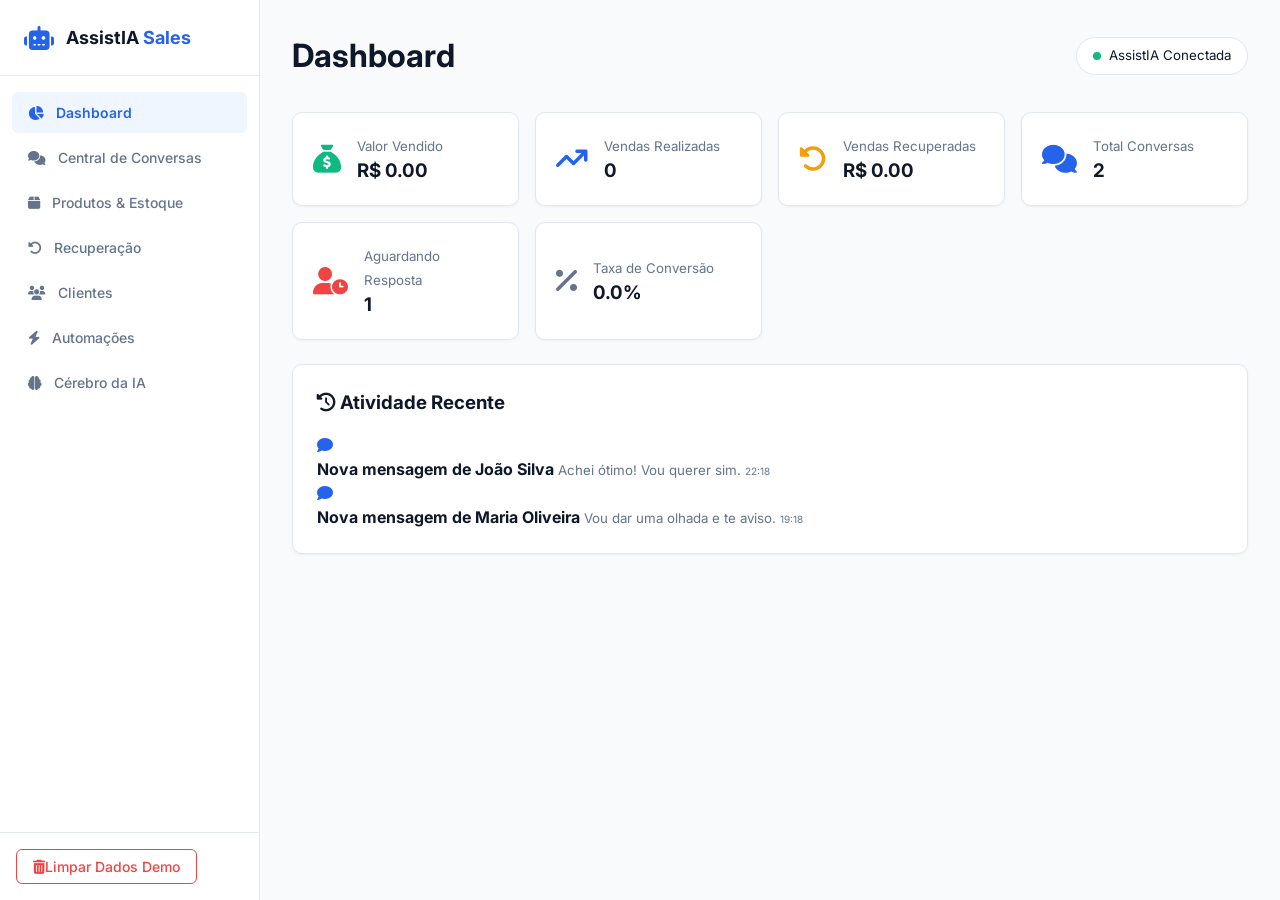
<file: index.html>
<!DOCTYPE html>
<html lang="pt-BR">
<head>
    <meta charset="UTF-8">
    <meta name="viewport" content="width=device-width, initial-scale=1.0">
    <title>AssistIA Sales - Vendedor Automático WhatsApp</title>
    <!-- FontAwesome Icons -->
    <link rel="stylesheet" href="https://cdnjs.cloudflare.com/ajax/libs/font-awesome/6.4.0/css/all.min.css">
    <!-- Google Fonts -->
    <link rel="preconnect" href="https://fonts.googleapis.com">
    <link rel="preconnect" href="https://fonts.gstatic.com" crossorigin>
    <link href="https://fonts.googleapis.com/css2?family=Inter:wght@300;400;500;600;700&display=swap" rel="stylesheet">
    
    <!-- Vinculação apontando para assets/css/style.css -->
    <link rel="stylesheet" href="assets/css/style.css">
</head>
<body>

    <div class="app-container">
        <!-- Sidebar Navigation -->
        <aside class="sidebar" id="sidebar">
            <div class="sidebar-header">
                <i class="fa-solid fa-robot brand-icon"></i>
                <h2>AssistIA <span>Sales</span></h2>
            </div>
            <nav class="sidebar-nav">
                <button class="nav-btn active" data-view="dashboard">
                    <i class="fa-solid fa-chart-pie"></i> <span>Dashboard</span>
                </button>
                <button class="nav-btn" data-view="chats">
                    <i class="fa-solid fa-comments"></i> <span>Central de Conversas</span>
                </button>
                <button class="nav-btn" data-view="products">
                    <i class="fa-solid fa-box"></i> <span>Produtos & Estoque</span>
                </button>
                <button class="nav-btn" data-view="recovery">
                    <i class="fa-solid fa-rotate-left"></i> <span>Recuperação</span>
                </button>
                <button class="nav-btn" data-view="customers">
                    <i class="fa-solid fa-users"></i> <span>Clientes</span>
                </button>
                <button class="nav-btn" data-view="automations">
                    <i class="fa-solid fa-bolt"></i> <span>Automações</span>
                </button>
                <button class="nav-btn" data-view="brain">
                    <i class="fa-solid fa-brain"></i> <span>Cérebro da IA</span>
                </button>
            </nav>
            <div class="sidebar-footer">
                <button class="btn btn-outline-danger btn-sm w-100" id="btn-clear-database">
                    <i class="fa-solid fa-trash-can"></i> Limpar Dados Demo
                </button>
            </div>
        </aside>

        <!-- Main Content Area -->
        <main class="main-content">
            <!-- Header -->
            <header class="top-header">
                <button class="mobile-toggle" id="mobile-toggle">
                    <i class="fa-solid fa-bars"></i>
                </button>
                <h1 id="page-title">Dashboard</h1>
                <div class="user-status">
                    <span class="status-indicator active"></span>
                    <small>AssistIA Conectada</small>
                </div>
            </header>

            <!-- VIEW: DASHBOARD -->
            <section class="view-section active" id="view-dashboard">
                <div class="kpi-grid">
                    <div class="card kpi-card">
                        <i class="fa-solid fa-sack-dollar kpi-icon text-success"></i>
                        <div>
                            <small class="text-muted">Valor Vendido</small>
                            <h3 id="dash-kpi-total-sold">R$ 0,00</h3>
                        </div>
                    </div>
                    <div class="card kpi-card">
                        <i class="fa-solid fa-arrow-trend-up kpi-icon text-primary"></i>
                        <div>
                            <small class="text-muted">Vendas Realizadas</small>
                            <h3 id="dash-kpi-sales-count">0</h3>
                        </div>
                    </div>
                    <div class="card kpi-card">
                        <i class="fa-solid fa-rotate-left kpi-icon text-warning"></i>
                        <div>
                            <small class="text-muted">Vendas Recuperadas</small>
                            <h3 id="dash-kpi-recovered">R$ 0,00</h3>
                        </div>
                    </div>
                    <div class="card kpi-card">
                        <i class="fa-solid fa-comments kpi-icon text-primary"></i>
                        <div>
                            <small class="text-muted">Total Conversas</small>
                            <h3 id="dash-kpi-chats-count">0</h3>
                        </div>
                    </div>
                    <div class="card kpi-card">
                        <i class="fa-solid fa-user-clock kpi-icon text-danger"></i>
                        <div>
                            <small class="text-muted">Aguardando Resposta</small>
                            <h3 id="dash-kpi-waiting-chats">0</h3>
                        </div>
                    </div>
                    <div class="card kpi-card">
                        <i class="fa-solid fa-percent kpi-icon text-muted"></i>
                        <div>
                            <small class="text-muted">Taxa de Conversão</small>
                            <h3 id="dash-kpi-conv-rate">0.0%</h3>
                        </div>
                    </div>
                </div>

                <div class="dashboard-details-grid" style="margin-top: 1.5rem;">
                    <div class="card" style="padding: 1.5rem;">
                        <h3 style="margin-bottom: 1rem;"><i class="fa-solid fa-clock-rotate-left"></i> Atividade Recente</h3>
                        <div id="dash-recent-activity"></div>
                    </div>
                </div>
            </section>

            <!-- VIEW: CENTRAL DE CONVERSAS (INBOX) -->
            <section class="view-section" id="view-chats">
                <div class="inbox-container card">
                    <div class="inbox-sidebar" id="chat-list-container"></div>
                    <div class="inbox-messages-area">
                        <div class="chat-header">
                            <div>
                                <h3 id="chat-active-name" style="margin: 0;">Selecione uma conversa</h3>
                                <small id="chat-active-status" class="text-muted"></small>
                            </div>
                            <div>
                                <span id="chat-active-mode-badge" class="badge badge-primary">IA Ativa</span>
                                <button id="btn-toggle-chat-mode" class="btn btn-sm btn-outline-primary">Assumir Conversa</button>
                            </div>
                        </div>
                        <div class="chat-body" id="chat-active-messages">
                            <p class="text-muted" style="text-align: center; padding: 2rem;">Selecione uma conversa ao lado para visualizar os detalhes.</p>
                        </div>
                        <div class="chat-footer">
                            <input type="text" id="chat-input-text" class="form-control" placeholder="Digite uma mensagem..." onkeypress="if(event.key==='Enter') window.ChatsModule.sendMessageFromInput()">
                            <button class="btn btn-primary" onclick="window.ChatsModule.sendMessageFromInput()">
                                <i class="fa-solid fa-paper-plane"></i>
                            </button>
                        </div>
                    </div>
                </div>
            </section>

            <!-- VIEW: PRODUTOS & ESTOQUE -->
            <section class="view-section" id="view-products">
                <div style="display: flex; justify-content: space-between; align-items: center; margin-bottom: 1rem;">
                    <h2>Catálogo & Controle de Estoque</h2>
                    <button class="btn btn-primary" id="btn-open-import-modal" onclick="
                        document.getElementById('prod-id').value = '';
                        document.getElementById('prod-name').value = '';
                        document.getElementById('prod-price').value = '';
                        document.getElementById('prod-stock').value = '';
                        document.getElementById('prod-checkout').value = '';
                        document.getElementById('prod-desc').value = '';
                        document.getElementById('modal-product-title').innerText = 'Novo Produto';
                        document.getElementById('modal-product').classList.add('active');
                    ">
                        <i class="fa-solid fa-plus"></i> Criar Produto
                    </button>
                </div>
                <div id="products-list"></div>
            </section>

            <!-- VIEW: RECUPERAÇÃO DE VENDAS -->
            <section class="view-section" id="view-recovery">
                <h2 style="margin-bottom: 1rem;">Oportunidades de Recuperação</h2>
                <div id="recovery-list-container"></div>
            </section>

            <!-- VIEW: CLIENTES -->
            <section class="view-section" id="view-customers">
                <h2 style="margin-bottom: 1rem;">Base de Clientes</h2>
                <div class="card" style="padding: 1rem;">
                    <div style="overflow-x: auto;">
                        <table class="table">
                            <thead>
                                <tr>
                                    <th>Nome</th>
                                    <th>WhatsApp</th>
                                    <th>Conversas</th>
                                    <th>Compras</th>
                                    <th>Total Gasto</th>
                                    <th>Ações</th>
                                </tr>
                            </thead>
                            <tbody id="customers-list-table"></tbody>
                        </table>
                    </div>
                </div>
            </section>

            <!-- VIEW: AUTOMAÇÕES -->
            <section class="view-section" id="view-automations">
                <h2 style="margin-bottom: 1rem;">Automações Ativas</h2>
                <div id="automations-container"></div>
            </section>

            <!-- VIEW: CÉREBRO DA IA -->
            <section class="view-section" id="view-brain">
                <h2 style="margin-bottom: 1rem;">Configuração do Cérebro da IA</h2>
                <div class="card" style="padding: 1.5rem;">
                    <form id="form-brain" onsubmit="event.preventDefault(); window.BrainModule.saveBrainFromForm();">
                        <div style="margin-bottom: 1rem;">
                            <label class="form-label">Nome da Loja</label>
                            <input type="text" id="brain-store-name" class="form-control">
                        </div>
                        <div style="margin-bottom: 1rem;">
                            <label class="form-label">Nome da IA Vendedora</label>
                            <input type="text" id="brain-ai-name" class="form-control">
                        </div>
                        <div style="margin-bottom: 1rem;">
                            <label class="form-label">Tom de Voz</label>
                            <input type="text" id="brain-tone" class="form-control" placeholder="Ex: Persuasivo, atencioso e consultivo">
                        </div>
                        <div style="margin-bottom: 1rem;">
                            <label class="form-label">Objetivo Principal</label>
                            <input type="text" id="brain-goal" class="form-control">
                        </div>
                        <div style="margin-bottom: 1rem;">
                            <label class="form-label">Sobre a Empresa</label>
                            <textarea id="brain-info" class="form-control" rows="2"></textarea>
                        </div>
                        <div style="margin-bottom: 1rem;">
                            <label class="form-label">Regras de Atendimento</label>
                            <textarea id="brain-rules" class="form-control" rows="2"></textarea>
                        </div>
                        <div style="margin-bottom: 1rem;">
                            <label class="form-label">Horário de Atendimento</label>
                            <input type="text" id="brain-hours" class="form-control">
                        </div>
                        <div style="margin-bottom: 1rem;">
                            <label class="form-label">Mensagem de Boas-Vindas</label>
                            <input type="text" id="brain-welcome" class="form-control">
                        </div>
                        <div style="margin-bottom: 1rem;">
                            <label class="form-label">Instruções Personalizadas</label>
                            <textarea id="brain-custom" class="form-control" rows="3"></textarea>
                        </div>
                        <button type="submit" class="btn btn-primary">
                            <i class="fa-solid fa-floppy-disk"></i> Salvar Configurações
                        </button>
                    </form>
                </div>
            </section>
        </main>
    </div>

    <!-- MODAL DE PRODUTO -->
    <div class="modal-overlay" id="modal-product">
        <div class="modal-card">
            <h3 id="modal-product-title" style="margin-bottom: 1rem;">Novo Produto</h3>
            <input type="hidden" id="prod-id">
            <div style="margin-bottom: 0.75rem;">
                <label class="form-label">Nome do Produto</label>
                <input type="text" id="prod-name" class="form-control">
            </div>
            <div style="display: flex; gap: 0.5rem; margin-bottom: 0.75rem;">
                <div style="flex: 1;">
                    <label class="form-label">Preço (R$)</label>
                    <input type="number" step="0.01" id="prod-price" class="form-control">
                </div>
                <div style="flex: 1;">
                    <label class="form-label">Estoque Inicial</label>
                    <input type="number" id="prod-stock" class="form-control">
                </div>
            </div>
            <div style="margin-bottom: 0.75rem;">
                <label class="form-label">Link de Checkout</label>
                <input type="text" id="prod-checkout" class="form-control">
            </div>
            <div style="margin-bottom: 1rem;">
                <label class="form-label">Descrição</label>
                <textarea id="prod-desc" class="form-control" rows="2"></textarea>
            </div>
            <div style="display: flex; justify-content: flex-end; gap: 0.5rem;">
                <button class="btn btn-secondary" onclick="document.getElementById('modal-product').classList.remove('active')">Cancelar</button>
                <button class="btn btn-primary" onclick="
                    if (window.ProductsModule) {
                        window.ProductsModule.saveProduct({
                            id: document.getElementById('prod-id').value,
                            name: document.getElementById('prod-name').value,
                            price: parseFloat(document.getElementById('prod-price').value),
                            stock: parseInt(document.getElementById('prod-stock').value),
                            checkoutUrl: document.getElementById('prod-checkout').value,
                            description: document.getElementById('prod-desc').value
                        });
                        window.ProductsModule.renderProductsUI('products-list');
                    }
                    document.getElementById('modal-product').classList.remove('active');
                ">Salvar</button>
            </div>
        </div>
    </div>

<!-- CARREGAMENTO DOS MÓDULOS JAVASCRIPT (ORDEM CORRIGIDA) -->
    <script src="assets/js/storage.js"></script>
    <script src="assets/js/leads.js"></script>
    <script src="assets/js/products.js"></script>
    <script src="assets/js/customers.js"></script>
    <script src="assets/js/chats.js"></script>
    <script src="assets/js/sales.js"></script>
    <script src="assets/js/ai.js"></script>
    <script src="assets/js/followups.js"></script>
    <script src="assets/js/automations.js"></script>
    <script src="assets/js/brain.js"></script>
    <script src="assets/js/app.js"></script>

    <!-- SCRIPT DE NAVEGAÇÃO E CONTROLE -->
    <script>
      document.addEventListener('DOMContentLoaded', () => {
        const navButtons = document.querySelectorAll('.nav-btn');
        const sections = document.querySelectorAll('.view-section');
        const pageTitle = document.getElementById('page-title');

        navButtons.forEach(btn => {
          btn.addEventListener('click', (e) => {
            e.preventDefault();
            
            const targetView = btn.getAttribute('data-view');
            if (!targetView) return;

            navButtons.forEach(b => b.classList.remove('active'));
            sections.forEach(s => s.classList.remove('active'));

            btn.classList.add('active');

            const activeSection = document.getElementById(`view-${targetView}`);
            if (activeSection) {
              activeSection.classList.add('active');
            }

            if (pageTitle) {
              const btnText = btn.querySelector('span')?.innerText || 'Dashboard';
              pageTitle.innerText = btnText;
            }
          });
        });
      });
    </script>
</body>
</html>
</file>
<file: assets/css/style.css>
/* ==========================================================================
   1. CONFIGURAÇÕES GERAIS E VARIÁVEIS
   ========================================================================== */
:root {
    --bg-main: #f8fafc;
    --bg-card: #ffffff;
    --text-primary: #0f172a;
    --text-muted: #64748b;
    --color-primary: #2563eb;
    --color-primary-hover: #1d4ed8;
    --color-success: #10b981;
    --color-warning: #f59e0b;
    --color-danger: #ef4444;
    --color-border: #e2e8f0;
    --sidebar-width: 260px;
    --radius-sm: 6px;
    --radius-md: 10px;
    --radius-lg: 16px;
    --shadow-sm: 0 1px 3px rgba(0,0,0,0.05);
    --shadow-md: 0 4px 6px -1px rgba(0,0,0,0.1);
}

* {
    box-sizing: border-box;
    margin: 0;
    padding: 0;
    font-family: 'Inter', system-ui, -apple-system, sans-serif;
}

body {
    background-color: var(--bg-main) !important;
    color: var(--text-primary) !important;
    line-height: 1.5;
    overflow-x: hidden;
}

/* ==========================================================================
   2. ESTRUTURA E LAYOUT
   ========================================================================== */
.app-container {
    display: flex;
    min-height: 100vh;
}

/* Sidebar */
.sidebar {
    width: var(--sidebar-width);
    background-color: var(--bg-card);
    border-right: 1px solid var(--color-border);
    display: flex;
    flex-direction: column;
    justify-content: space-between;
    position: fixed;
    top: 0;
    bottom: 0;
    left: 0;
    z-index: 100;
    transition: transform 0.3s ease;
}

.sidebar-header {
    padding: 1.5rem;
    display: flex;
    align-items: center;
    gap: 0.75rem;
    border-bottom: 1px solid var(--color-border);
}

.brand-icon {
    font-size: 1.5rem;
    color: var(--color-primary);
}

.sidebar-header h2 {
    font-size: 1.125rem;
    font-weight: 700;
    color: var(--text-primary);
}

.sidebar-header h2 span {
    color: var(--color-primary);
}

.sidebar-nav {
    padding: 1rem 0.75rem;
    display: flex;
    flex-direction: column;
    gap: 0.25rem;
    flex: 1;
    overflow-y: auto;
}

.nav-btn {
    display: flex;
    align-items: center;
    gap: 0.75rem;
    padding: 0.75rem 1rem;
    border: none;
    background: transparent;
    color: var(--text-muted);
    font-size: 0.875rem;
    font-weight: 500;
    border-radius: var(--radius-sm);
    cursor: pointer;
    width: 100%;
    text-align: left;
    transition: all 0.2s ease;
}

.nav-btn:hover {
    background-color: #f1f5f9;
    color: var(--text-primary);
}

.nav-btn.active {
    background-color: #eff6ff;
    color: var(--color-primary);
    font-weight: 600;
}

.sidebar-footer {
    padding: 1rem;
    border-top: 1px solid var(--color-border);
}

/* Área Principal */
.main-content {
    flex: 1;
    margin-left: var(--sidebar-width);
    padding: 2rem;
    max-width: calc(100vw - var(--sidebar-width));
}

.top-header {
    display: flex;
    justify-content: space-between;
    align-items: center;
    margin-bottom: 2rem;
}

.top-header h1 {
    color: var(--text-primary);
}

.mobile-toggle {
    display: none;
    background: transparent;
    border: none;
    font-size: 1.25rem;
    cursor: pointer;
    color: var(--text-primary);
}

.user-status {
    display: flex;
    align-items: center;
    gap: 0.5rem;
    background: var(--bg-card);
    padding: 0.5rem 1rem;
    border-radius: 20px;
    border: 1px solid var(--color-border);
    color: var(--text-primary);
}

.status-indicator {
    width: 8px;
    height: 8px;
    border-radius: 50%;
    background-color: var(--text-muted);
}

.status-indicator.active {
    background-color: var(--color-success);
}

/* ==========================================================================
   3. SEÇÕES E CARDS
   ========================================================================== */
.view-section {
    display: none;
}

.view-section.active {
    display: block;
}

.card {
    background: var(--bg-card);
    border: 1px solid var(--color-border);
    border-radius: var(--radius-md);
    box-shadow: var(--shadow-sm);
    color: var(--text-primary);
}

.kpi-grid {
    display: grid;
    grid-template-columns: repeat(auto-fit, minmax(200px, 1fr));
    gap: 1rem;
}

.kpi-card {
    padding: 1.25rem;
    display: flex;
    align-items: center;
    gap: 1rem;
}

.kpi-icon {
    font-size: 1.75rem;
}

/* ==========================================================================
   4. CENTRAL DE CONVERSAS (INBOX)
   ========================================================================== */
.inbox-container {
    display: grid;
    grid-template-columns: 320px 1fr;
    height: 600px;
    overflow: hidden;
}

.inbox-sidebar {
    border-right: 1px solid var(--color-border);
    overflow-y: auto;
}

.chat-item {
    cursor: pointer;
    transition: background 0.2s;
    padding: 1rem;
    border-bottom: 1px solid var(--color-border);
    color: var(--text-primary);
}

.chat-item:hover {
    background-color: #f8fafc;
}

.chat-item.active {
    background-color: #f1f5f9;
}

.inbox-messages-area {
    display: flex;
    flex-direction: column;
    height: 100%;
}

.chat-header {
    padding: 1rem;
    border-bottom: 1px solid var(--color-border);
    display: flex;
    justify-content: space-between;
    align-items: center;
}

.chat-body {
    flex: 1;
    padding: 1rem;
    overflow-y: auto;
    display: flex;
    flex-direction: column;
    gap: 0.75rem;
    background-color: #fafafa;
}

.chat-bubble {
    max-width: 70%;
    padding: 0.75rem 1rem;
    border-radius: var(--radius-md);
    font-size: 0.875rem;
}

.chat-bubble.user, .chat-bubble.human {
    align-self: flex-end;
    background-color: var(--color-primary);
    color: white;
}

.chat-bubble.ai {
    align-self: flex-start;
    background-color: #e2e8f0;
    color: var(--text-primary);
}

.chat-footer {
    padding: 1rem;
    border-top: 1px solid var(--color-border);
    display: flex;
    gap: 0.5rem;
}

/* ==========================================================================
   5. MODAL E NOTIFICAÇÕES (DESATIVADO QUANDO INATIVO)
   ========================================================================== */
.modal-overlay {
    position: fixed;
    top: 0;
    left: 0;
    width: 100vw;
    height: 100vh;
    background: rgba(15, 23, 42, 0.5);
    display: none;
    justify-content: center;
    align-items: center;
    z-index: 9999;
    pointer-events: none;
}

.modal-overlay.active {
    display: flex;
    pointer-events: auto;
}

.modal-card {
    background: var(--bg-card);
    padding: 2rem;
    border-radius: var(--radius-lg);
    width: 100%;
    max-width: 500px;
    box-shadow: var(--shadow-md);
    color: var(--text-primary);
}

/* ==========================================================================
   6. UTILITÁRIOS, BOTÕES E TABELAS
   ========================================================================== */
.btn {
    display: inline-flex;
    align-items: center;
    justify-content: center;
    padding: 0.5rem 1rem;
    font-size: 0.875rem;
    font-weight: 500;
    border-radius: var(--radius-sm);
    border: 1px solid transparent;
    cursor: pointer;
    transition: all 0.2s;
}

.btn-primary { background: var(--color-primary); color: white; }
.btn-primary:hover { background: var(--color-primary-hover); }

.btn-secondary { background: #e2e8f0; color: var(--text-primary); }
.btn-outline-primary { border-color: var(--color-primary); color: var(--color-primary); background: transparent; }
.btn-outline-danger { border-color: var(--color-danger); color: var(--color-danger); background: transparent; }
.btn-outline-secondary { border-color: var(--color-border); color: var(--text-muted); background: transparent; }

.text-muted { color: var(--text-muted) !important; }
.text-success { color: var(--color-success) !important; }
.text-primary { color: var(--color-primary) !important; }
.text-warning { color: var(--color-warning) !important; }
.text-danger { color: var(--color-danger) !important; }

.badge {
    display: inline-block;
    padding: 0.25em 0.6em;
    font-size: 75%;
    font-weight: 600;
    border-radius: 4px;
}
.badge-primary { background-color: #dbeafe; color: #1e40af; }
.badge-success { background-color: #d1fae5; color: #065f46; }
.badge-warning { background-color: #fef3c7; color: #92400e; }
.badge-danger { background-color: #fee2e2; color: #991b1b; }

.form-control {
    width: 100%;
    padding: 0.5rem 0.75rem;
    border: 1px solid var(--color-border);
    border-radius: var(--radius-sm);
    font-size: 0.875rem;
    background-color: #ffffff;
    color: var(--text-primary);
}

.table {
    width: 100%;
    border-collapse: collapse;
    color: var(--text-primary);
}

.table th, .table td {
    padding: 0.75rem;
    border-bottom: 1px solid var(--color-border);
    text-align: left;
}

@media (max-width: 768px) {
    .sidebar { transform: translateX(-100%); }
    .sidebar.open { transform: translateX(0); }
    .main-content { margin-left: 0; max-width: 100vw; padding: 1rem; }
    .mobile-toggle { display: block; }
    .inbox-container { grid-template-columns: 1fr; }
}
</file>
